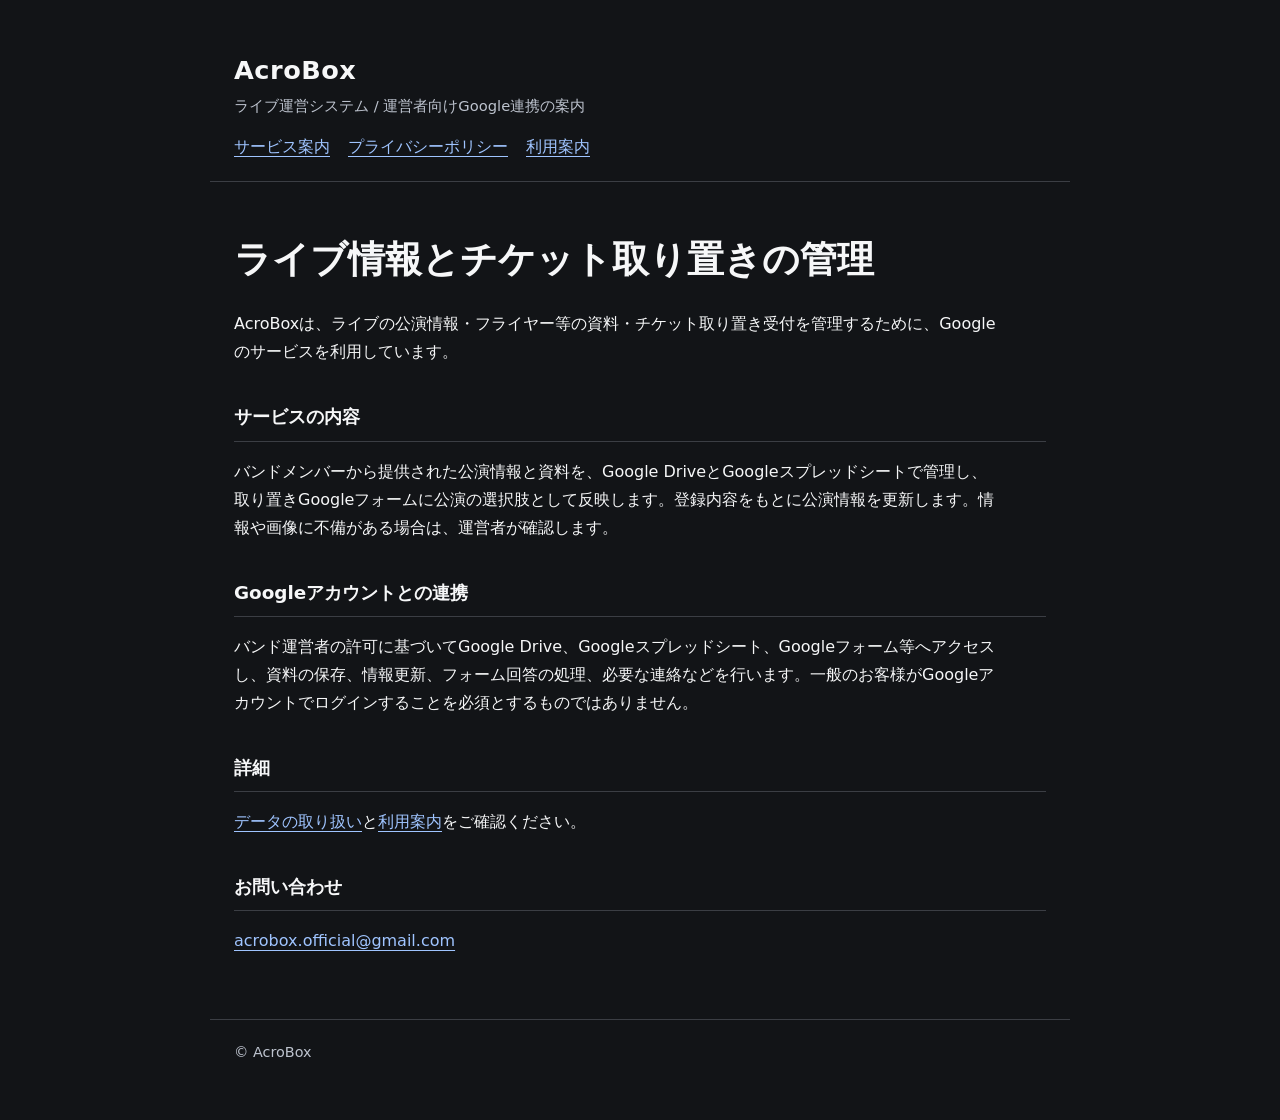
<file: index.html>
<!doctype html><html lang="ja"><head><meta charset="utf-8"><meta name="viewport" content="width=device-width, initial-scale=1"><title>AcroBox ライブ情報・チケット取り置き管理</title><link rel="stylesheet" href="style.css"><meta name="google-site-verification" content="vGMjCJqKLiuYZI_A3G8eg3Kj4WfSI2qAi-bX5pMBN20" /></head><body><header><div class="brand">AcroBox</div><div class="sub">ライブ運営システム / 運営者向けGoogle連携の案内</div><nav aria-label="サイト案内"><a href="index.html" aria-current="page">サービス案内</a><a href="privacy.html">プライバシーポリシー</a><a href="terms.html">利用案内</a></nav></header><main><h1>ライブ情報とチケット取り置きの管理</h1><p>AcroBoxは、ライブの公演情報・フライヤー等の資料・チケット取り置き受付を管理するために、Googleのサービスを利用しています。</p><h2>サービスの内容</h2><p>バンドメンバーから提供された公演情報と資料を、Google DriveとGoogleスプレッドシートで管理し、取り置きGoogleフォームに公演の選択肢として反映します。登録内容をもとに公演情報を更新します。情報や画像に不備がある場合は、運営者が確認します。</p><h2>Googleアカウントとの連携</h2><p>バンド運営者の許可に基づいてGoogle Drive、Googleスプレッドシート、Googleフォーム等へアクセスし、資料の保存、情報更新、フォーム回答の処理、必要な連絡などを行います。一般のお客様がGoogleアカウントでログインすることを必須とするものではありません。</p><h2>詳細</h2><p><a href="privacy.html">データの取り扱い</a>と<a href="terms.html">利用案内</a>をご確認ください。</p><h2>お問い合わせ</h2><p><a href="mailto:acrobox.official@gmail.com">acrobox.official@gmail.com</a></p></main><footer>© AcroBox</footer></body></html>
</file>
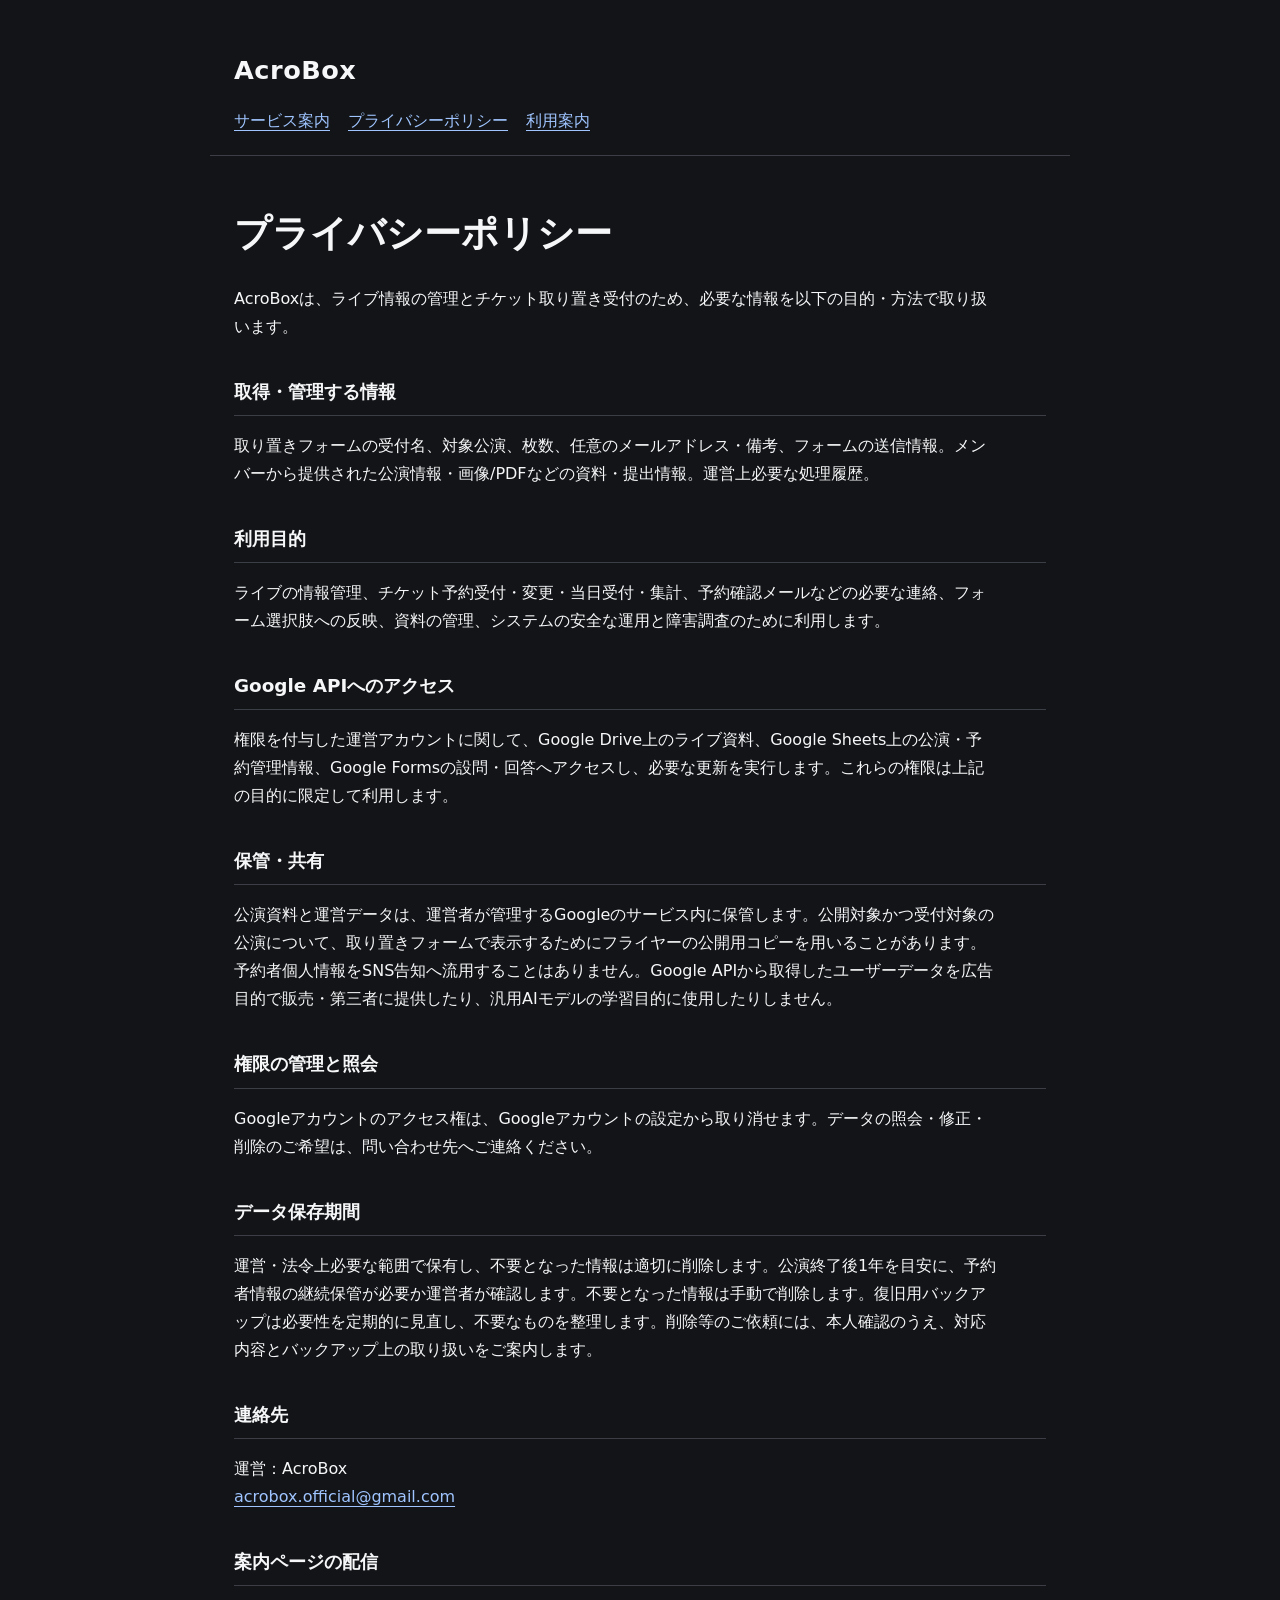
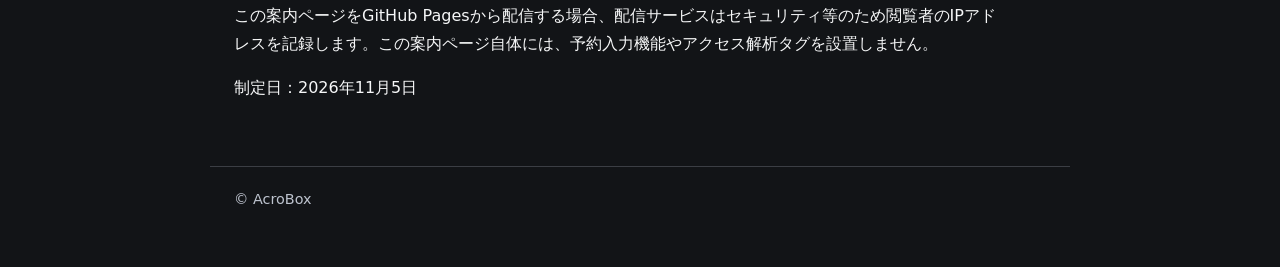
<file: privacy.html>
<!doctype html><html lang="ja"><head><meta charset="utf-8"><meta name="viewport" content="width=device-width, initial-scale=1"><title>プライバシーポリシー | AcroBox</title><link rel="stylesheet" href="style.css"></head><body><header><div class="brand">AcroBox</div><nav aria-label="サイト案内"><a href="index.html">サービス案内</a><a href="privacy.html" aria-current="page">プライバシーポリシー</a><a href="terms.html">利用案内</a></nav></header><main><h1>プライバシーポリシー</h1><p>AcroBoxは、ライブ情報の管理とチケット取り置き受付のため、必要な情報を以下の目的・方法で取り扱います。</p><h2>取得・管理する情報</h2><p>取り置きフォームの受付名、対象公演、枚数、任意のメールアドレス・備考、フォームの送信情報。メンバーから提供された公演情報・画像/PDFなどの資料・提出情報。運営上必要な処理履歴。</p><h2>利用目的</h2><p>ライブの情報管理、チケット予約受付・変更・当日受付・集計、予約確認メールなどの必要な連絡、フォーム選択肢への反映、資料の管理、システムの安全な運用と障害調査のために利用します。</p><h2>Google APIへのアクセス</h2><p>権限を付与した運営アカウントに関して、Google Drive上のライブ資料、Google Sheets上の公演・予約管理情報、Google Formsの設問・回答へアクセスし、必要な更新を実行します。これらの権限は上記の目的に限定して利用します。</p><h2>保管・共有</h2><p>公演資料と運営データは、運営者が管理するGoogleのサービス内に保管します。公開対象かつ受付対象の公演について、取り置きフォームで表示するためにフライヤーの公開用コピーを用いることがあります。予約者個人情報をSNS告知へ流用することはありません。Google APIから取得したユーザーデータを広告目的で販売・第三者に提供したり、汎用AIモデルの学習目的に使用したりしません。</p><h2>権限の管理と照会</h2><p>Googleアカウントのアクセス権は、Googleアカウントの設定から取り消せます。データの照会・修正・削除のご希望は、問い合わせ先へご連絡ください。</p><h2>データ保存期間</h2><p>運営・法令上必要な範囲で保有し、不要となった情報は適切に削除します。公演終了後1年を目安に、予約者情報の継続保管が必要か運営者が確認します。不要となった情報は手動で削除します。復旧用バックアップは必要性を定期的に見直し、不要なものを整理します。削除等のご依頼には、本人確認のうえ、対応内容とバックアップ上の取り扱いをご案内します。</p><h2>連絡先</h2><p>運営：AcroBox<br><a href="mailto:acrobox.official@gmail.com">acrobox.official@gmail.com</a></p><h2>案内ページの配信</h2><p>この案内ページをGitHub Pagesから配信する場合、配信サービスはセキュリティ等のため閲覧者のIPアドレスを記録します。この案内ページ自体には、予約入力機能やアクセス解析タグを設置しません。</p><p>制定日：2026年11月5日</p></main><footer>© AcroBox</footer></body></html>
</file>
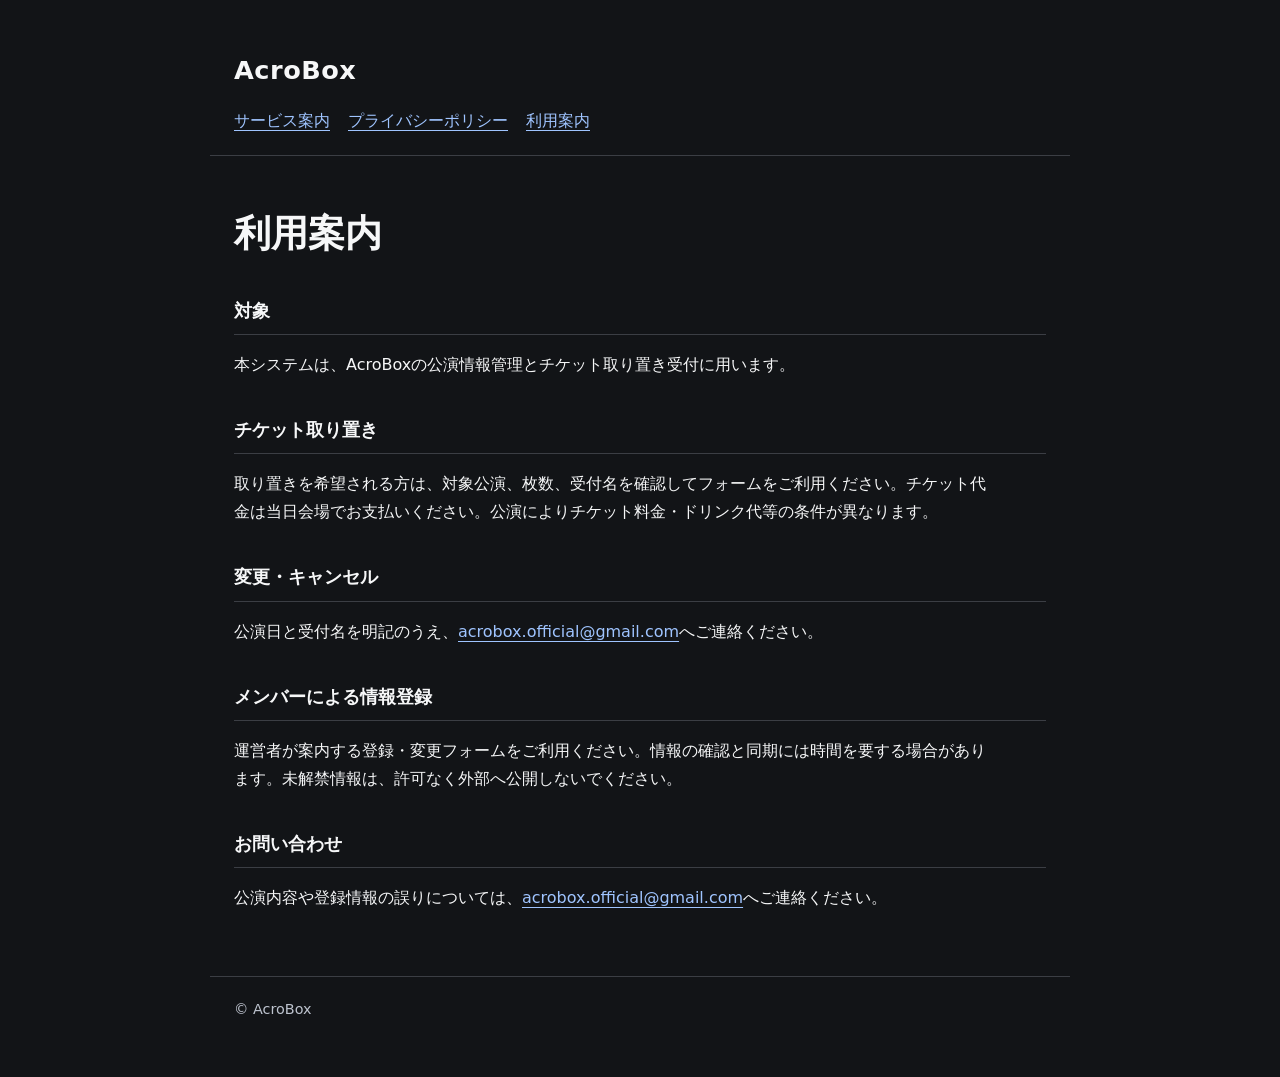
<file: terms.html>
<!doctype html><html lang="ja"><head><meta charset="utf-8"><meta name="viewport" content="width=device-width, initial-scale=1"><title>利用案内 | AcroBox</title><link rel="stylesheet" href="style.css"></head><body><header><div class="brand">AcroBox</div><nav aria-label="サイト案内"><a href="index.html">サービス案内</a><a href="privacy.html">プライバシーポリシー</a><a href="terms.html" aria-current="page">利用案内</a></nav></header><main><h1>利用案内</h1><h2>対象</h2><p>本システムは、AcroBoxの公演情報管理とチケット取り置き受付に用います。</p><h2>チケット取り置き</h2><p>取り置きを希望される方は、対象公演、枚数、受付名を確認してフォームをご利用ください。チケット代金は当日会場でお支払いください。公演によりチケット料金・ドリンク代等の条件が異なります。</p><h2>変更・キャンセル</h2><p>公演日と受付名を明記のうえ、<a href="mailto:acrobox.official@gmail.com">acrobox.official@gmail.com</a>へご連絡ください。</p><h2>メンバーによる情報登録</h2><p>運営者が案内する登録・変更フォームをご利用ください。情報の確認と同期には時間を要する場合があります。未解禁情報は、許可なく外部へ公開しないでください。</p><h2>お問い合わせ</h2><p>公演内容や登録情報の誤りについては、<a href="mailto:acrobox.official@gmail.com">acrobox.official@gmail.com</a>へご連絡ください。</p></main><footer>© AcroBox</footer></body></html>
</file>
<file: style.css>
:root {color-scheme:light; font-family:system-ui,-apple-system,BlinkMacSystemFont,"Noto Sans JP",sans-serif; color:#f6f7f8; background:#121417; line-height:1.75}
* {box-sizing:border-box}
body {margin:0}
header, main, footer {max-width:860px; margin:auto; padding:20px 24px}
header {padding-top:48px; border-bottom:1px solid #3b3e44}
.brand {font-size:1.6rem; font-weight:800; letter-spacing:.02em}
.sub {color:#bdc3ce; font-size:.92rem}
nav {display:flex; gap:18px; flex-wrap:wrap; margin-top:14px}
a {color:#9fc4ff; text-underline-offset:4px}
main {padding-top:28px; padding-bottom:48px}
h1 {font-size:clamp(1.5rem,5vw,2.3rem); line-height:1.4}
h2 {font-size:1.15rem; border-bottom:1px solid #3b3e44; padding-bottom:7px; margin-top:35px}
p,li {max-width:75ch}
footer {font-size:.9rem; color:#bdc3ce; border-top:1px solid #3b3e44; padding-bottom:55px}
.notice {border:1px solid #565b61; border-radius:8px; padding:14px; background:#1c1f24}
</file>
